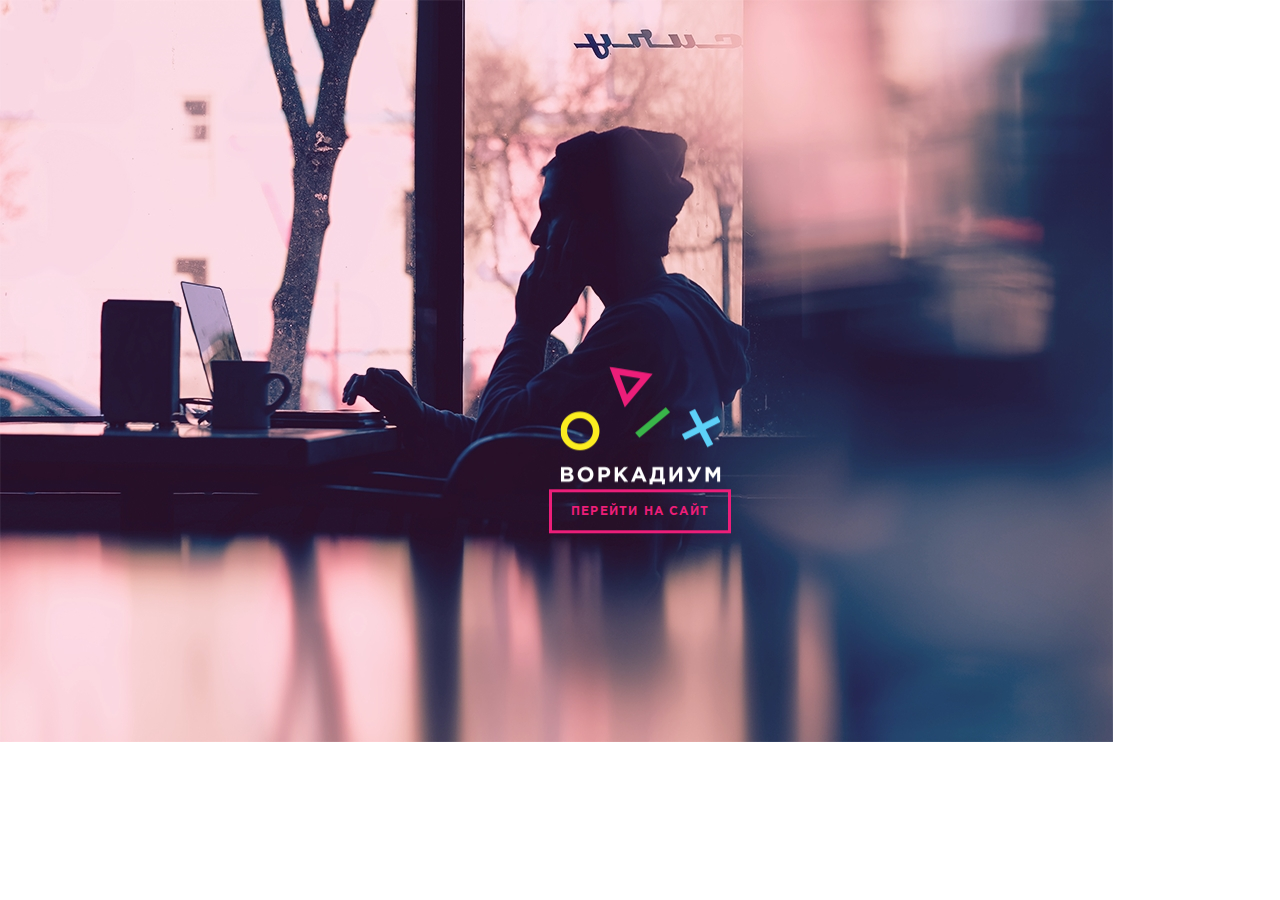
<file: index.html>
<!DOCTYPE html>
<html lang="en">

<head>
  <meta charset="UTF-8">
  <meta name="viewport" content="width=1100, initial-scale=1.0">
  <meta http-equiv="X-UA-Compatible" content="ie=edge">
  <link rel="stylesheet" href="style/style.css">
  <link rel="stylesheet" href="https://cdnjs.cloudflare.com/ajax/libs/animate.css/3.7.0/animate.min.css">

  <title>Воркадиум - Коворкинг твоей мечты</title>
</head>

<body>
  <div class="wrapper">
    <div class="intro">
      <img src="img/bg.jpg" alt="Коворкинг твоей мечты" class="background">
      <div class="intro__logo animated zoomIn delay-1s">
        <img src="img/logo.png" class="intro__pic" alt="Коворкинг твоей мечты">
        <a href="news.html" class="content__link">
          Перейти на сайт
        </a>
      </div>
    </div>

  </div>
</body>

</html>
</file>
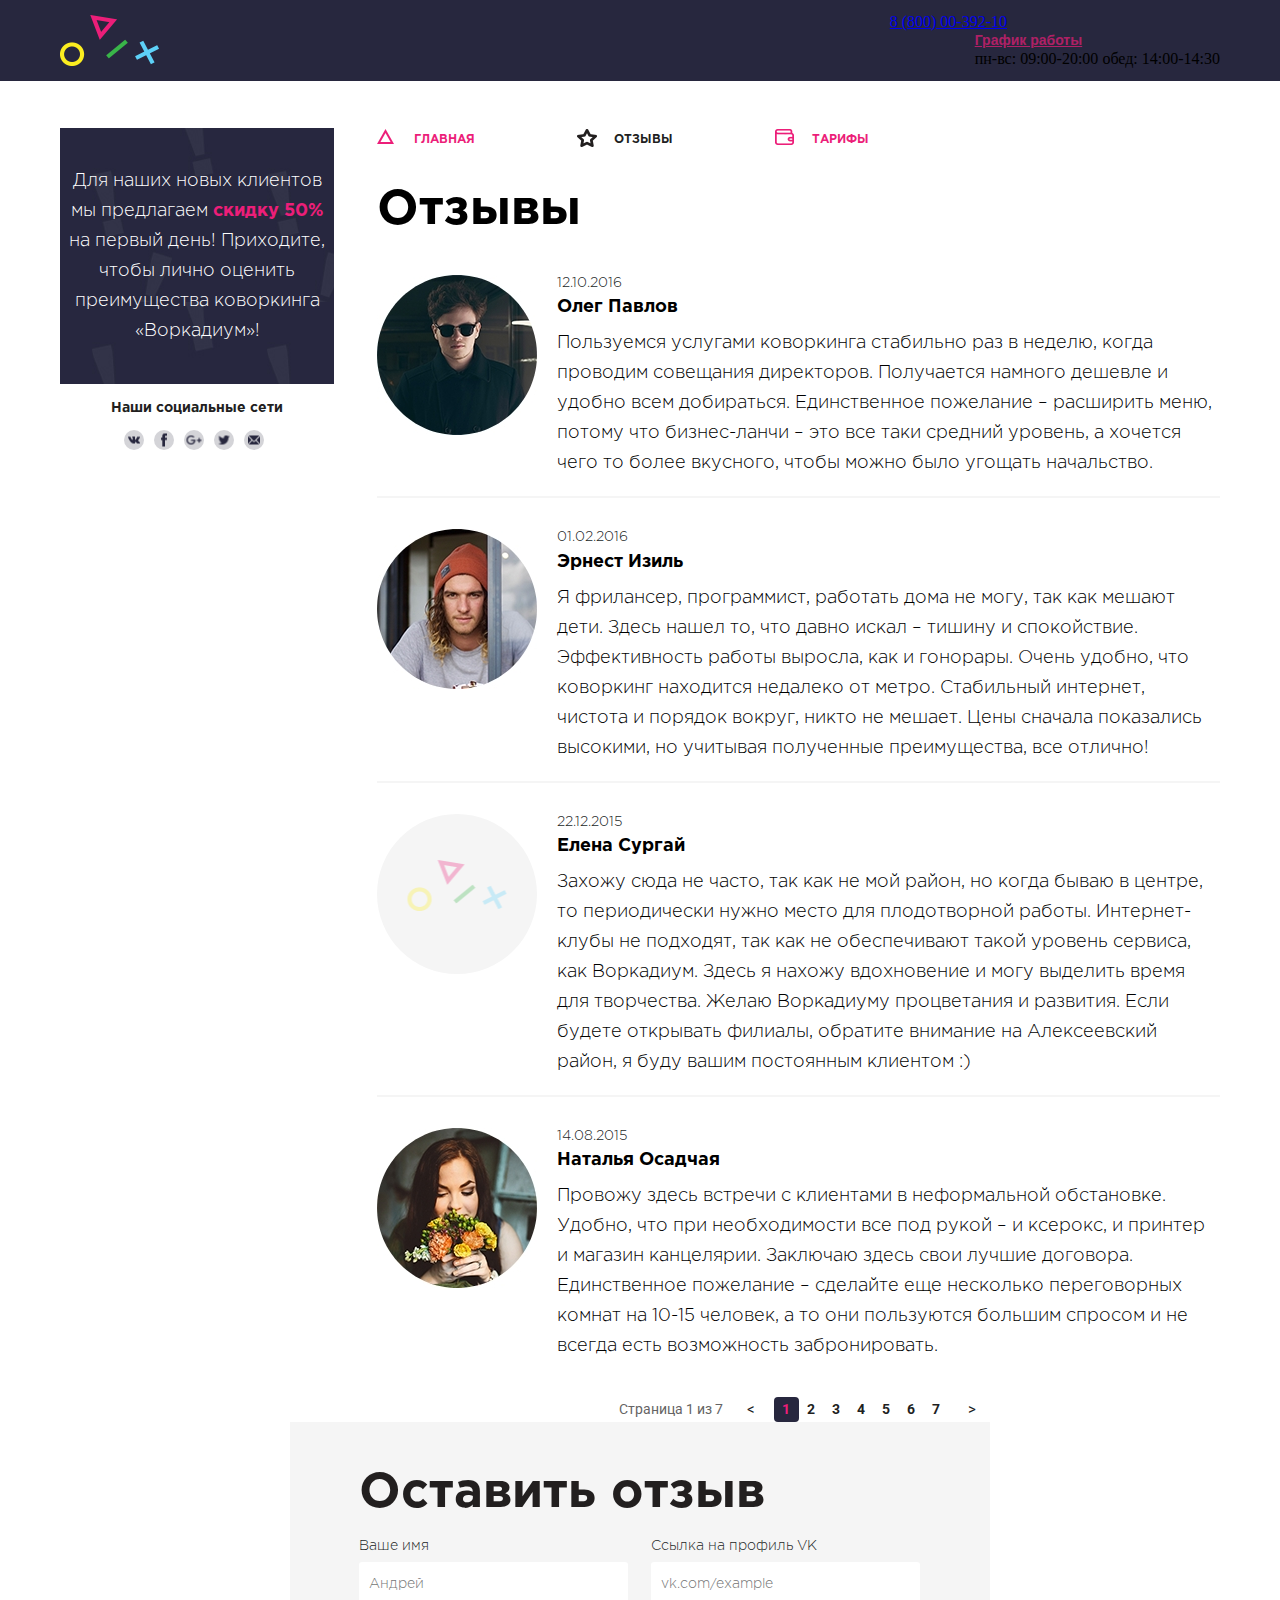
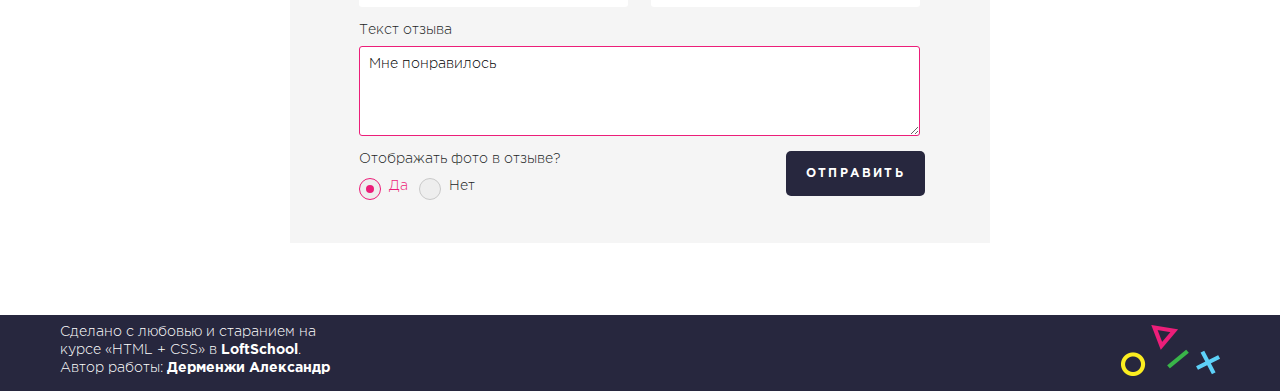
<file: comments.html>
<!DOCTYPE html>
<html lang="ru">

<head>
  <meta charset="UTF-8">
  <meta name="viewport" content="width=1100, initial-scale=1.0">
  <meta http-equiv="X-UA-Compatible" content="ie=edge">
  <link href="https://fonts.googleapis.com/css?family=Roboto:300,400,700&amp;subset=cyrillic" rel="stylesheet">
  <link href="https://fonts.googleapis.com/css?family=Open+Sans:400,700&amp;subset=cyrillic" rel="stylesheet">
  <link rel="stylesheet" href="style/style.css">
  <title>Воркадиум - Коворкинг твоей мечты</title>
</head>

<body>
  <div class="wrapper">
    <div class="wrapper__content">
      <header class="header header--comments">
        <div class="header__top container ">
          <div class="header__top-logo logo">
            <a href="news.html" class="logo__link">
              <img src="img/logo-fig.png" alt="Коворкинг твоей мечты" class="logo__img">
            </a>
          </div>
          <div class="header__contacts">
            <div class="header__contacts-link">
              <a href="tel:8 (800) 00-392-10" class="header__phone">
                8 (800) 00-392-10
              </a>
            </div>
            <div class="header-schedule">
              <a href="#" class="header__link">График работы</a>
              <div class="header__dropdown">
                <span class="header__dropdown-weekdays">пн-вс: 09:00-20:00</span>
                <span class="header__dropdown-lunch">обед: 14:00-14:30</span>
              </div>
            </div>
          </div>
        </div>
      </header>

      <div class="main container">
        <aside class="aside__content">
          <div class="advert">
            <p class="advert__text">
              Для наших новых клиентов мы предлагаем
              <span class="advert__discount">скидку 50%</span> на первый день!
              Приходите, чтобы лично оценить преимущества коворкинга «Воркадиум»!
            </p>
          </div>
          <div class="footer__social footer__item">
            <div class="footer__social-text">
              Наши социальные сети
            </div>
            <ul class="footer__social-list">
              <li class="footer__social-item">
                <a href="#" class="footer__social-link">
                  <img src="img/vk.png" alt="social" class="footer__social-icon">
                </a>
              </li>
              <li class="footer__social-item">
                <a href="#" class="footer__social-link">
                  <img src="img/fb.png" alt="social" class="footer__social-icon">
                </a>
              </li>
              <li class="footer__social-item">
                <a href="#" class="footer__social-link">
                  <img src="img/google.png" alt="social" class="footer__social-icon">
                </a>
              </li>
              <li class="footer__social-item">
                <a href="#" class="footer__social-link">
                  <img src="img/twitter.png" alt="social" class="footer__social-icon">
                </a>
              </li>
              <li class="footer__social-item">
                <a href="#" class="footer__social-link">
                  <img src="img/mail.png" alt="social" class="footer__social-icon">
                </a>
              </li>
            </ul>
          </div>
        </aside>
        <div class="content">
          <nav class="menu menu__comments">
            <ul class="menu__nav">
              <li class="menu__item">
                <a class="menu__link menu__link--main menu__link--pink menu__link--mainpage" href="news.html">
                  Главная
                </a>
              </li>
              <li class="menu__item">
                <a class="menu__link menu__link--commentspage menu__activepage"  href="comments.html">
                  Отзывы
                </a>
              </li>
              <li class="menu__item">
                <a class="menu__link menu__link--pricespage menu__link--pink" href="prices.html">
                  Тарифы
                </a>
              </li>
            </ul>
          </nav>
          <section class="comments">
            <h1 class="title">Отзывы</h1>
            <div class="comments__item">
              <div class="comments__img">
                <img src="img/comment_icon1.jpg" class="comments__pic" alt="Олег Павлов">
              </div>
              <div class="comments__description">
                <div class="comments__date">
                  12.10.2016
                </div>
                <div class="comments__title">
                  Олег Павлов
                </div>
                <div class="comments__content">
                  Пользуемся услугами коворкинга стабильно раз в неделю, когда
                  проводим совещания директоров. Получается намного дешевле и
                  удобно всем добираться. Единственное пожелание – расширить
                  меню, потому что бизнес-ланчи – это все таки средний уровень,
                  а хочется чего то более вкусного, чтобы можно было угощать
                  начальство.
                </div>
              </div>
            </div>
            <div class="comments__item">
              <div class="comments__img">
                <img src="img/comment_icon2.jpg" alt="">
              </div>
              <div class="comments__description">
                <div class="comments__date">
                  01.02.2016
                </div>
                <div class="comments__title">
                  Эрнест Изиль
                </div>
                <div class="comments__content">
                  Я фрилансер, программист, работать дома не могу, так как
                  мешают дети. Здесь нашел то, что давно искал – тишину и
                  спокойствие. Эффективность работы выросла, как и гонорары.
                  Очень удобно, что коворкинг находится недалеко от метро.
                  Стабильный интернет, чистота и порядок вокруг, никто не мешает.
                  Цены сначала показались высокими, но учитывая полученные
                  преимущества, все отлично!
                </div>
              </div>
            </div>
            <div class="comments__item">
              <div class="comments__img comments__img--empty">
                <img src="img/comment_icon0.png" class="comments__icon--empty" alt="">
              </div>
              <div class="comments__description">
                <div class="comments__date">
                  22.12.2015
                </div>
                <div class="comments__title">
                  Елена Сургай
                </div>
                <div class="comments__content">
                  Захожу сюда не часто, так как не мой район, но когда
                  бываю в центре, то периодически нужно место для
                  плодотворной работы. Интернет-клубы не подходят, так
                  как не обеспечивают такой уровень сервиса, как Воркадиум.
                  Здесь я нахожу вдохновение и могу выделить время для
                  творчества. Желаю Воркадиуму процветания и развития.
                  Если будете открывать филиалы, обратите внимание на
                  Алексеевский район, я буду вашим постоянным клиентом :)
                </div>
              </div>
            </div>
            <div class="comments__item">
              <div class="comments__img">
                <img src="img/comment_icon3.jpg" alt="">
              </div>
              <div class="comments__description">
                <div class="comments__date">
                  14.08.2015
                </div>
                <div class="comments__title">
                  Наталья Осадчая
                </div>
                <div class="comments__content">
                  Провожу здесь встречи с клиентами в неформальной обстановке.
                  Удобно, что при необходимости все под рукой – и ксерокс, и
                  принтер и магазин канцелярии. Заключаю здесь свои лучшие
                  договора. Единственное пожелание – сделайте еще несколько
                  переговорных комнат на 10-15 человек, а то они пользуются
                  большим спросом и не всегда есть возможность забронировать.
                </div>
              </div>
            </div>
          </section>
          <section class="pager">
            <div class="pager__description">
              Страница 1 из 7
            </div>
            <div class="pager__array-prev">
              <a href="#" class="pager__array-link">
                &lt;
              </a>
            </div>
            <ul class="pager__list">
              <li class="pager__list-item ">
                <a href="#" class="pager__link pager__link--active">1</a>
              </li>
              <li class="pager__list-item">
                <a href="#" class="pager__link">2</a>
              </li>
              <li class="pager__list-item">
                <a href="#" class="pager__link">3</a>
              </li>
              <li class="pager__list-item">
                <a href="#" class="pager__link">4</a>
              </li>
              <li class="pager__list-item">
                <a href="#" class="pager__link">5</a>
              </li>
              <li class="pager__list-item">
                <a href="#" class="pager__link">6</a>
              </li>
              <li class="pager__list-item">
                <a href="#" class="pager__link">7</a>
              </li>
            </ul>
            <div class="pager__array-next">
              <a href="#" class="pager__array-link">&gt;</a>
            </div>
          </section>
        </div>
      </div>


      <div class="form container">
        <div class="form__title">
          Оставить отзыв
        </div>
        <form action="#" method="#" enctype="#" autocomplete="on">
          <div class="input">
            <div class="input__name">
              <p class="input__description">Ваше имя</p>
              <input type="text" placeholder="Андрей" class="input__text">
            </div>
            <div class="input_profile">
              <p class="input__description">Ссылка на профиль VK</p>
              <input type="text" placeholder="vk.com/example" class="input__text">
            </div>
          </div>
          <p class="input__description">Текст отзыва</p>
          <div class="form__textarea">
            <textarea name="comments__area" id="" cols="66" rows="4" class="form__text">Мне понравилось</textarea>
          </div>
          <div class="radio">
            <p class="radio__description">
              Отображать фото в отзыве?
            </p>
            <label class="radio__container">
              <input type="radio" name="radio" class="radio__standart" checked="checked">
              <span class="checkmark"></span><span class="answer">Да</span>
            </label>
            <label class="radio__container">
              <input type="radio" name="radio" class="radio__standart">
              <span class="checkmark"></span> <span class="answer">Нет</span>
            </label>
            <label class="radio__container">
          </div>
          <a href="" class="form__link">
            <div class="button">
              Отправить
            </div>
          </a>
        </form>
      </div>

    </div> <!-- end of sticky footer -->
    <footer class="footer">
      <div class="footer__content container">
        <div class="footer__item footer__creator">
          <p class="footer-text">
            Сделано с любовью и старанием
            на курсе «HTML + CSS» в <strong class="footer_strong">LoftSchool</strong>.
            Автор работы: <strong class="footer__strong">Дерменжи Александр</strong>
          </p>
        </div>
        <div class="footer__item footer__logo">
          <a href="news.html">
            <img src="img/logo-fig.png" alt="Коворкинг твоей мечты">
          </a>
        </div>
      </div>
    </footer>
  </div>
  </div>

</body>

</html>
</file>
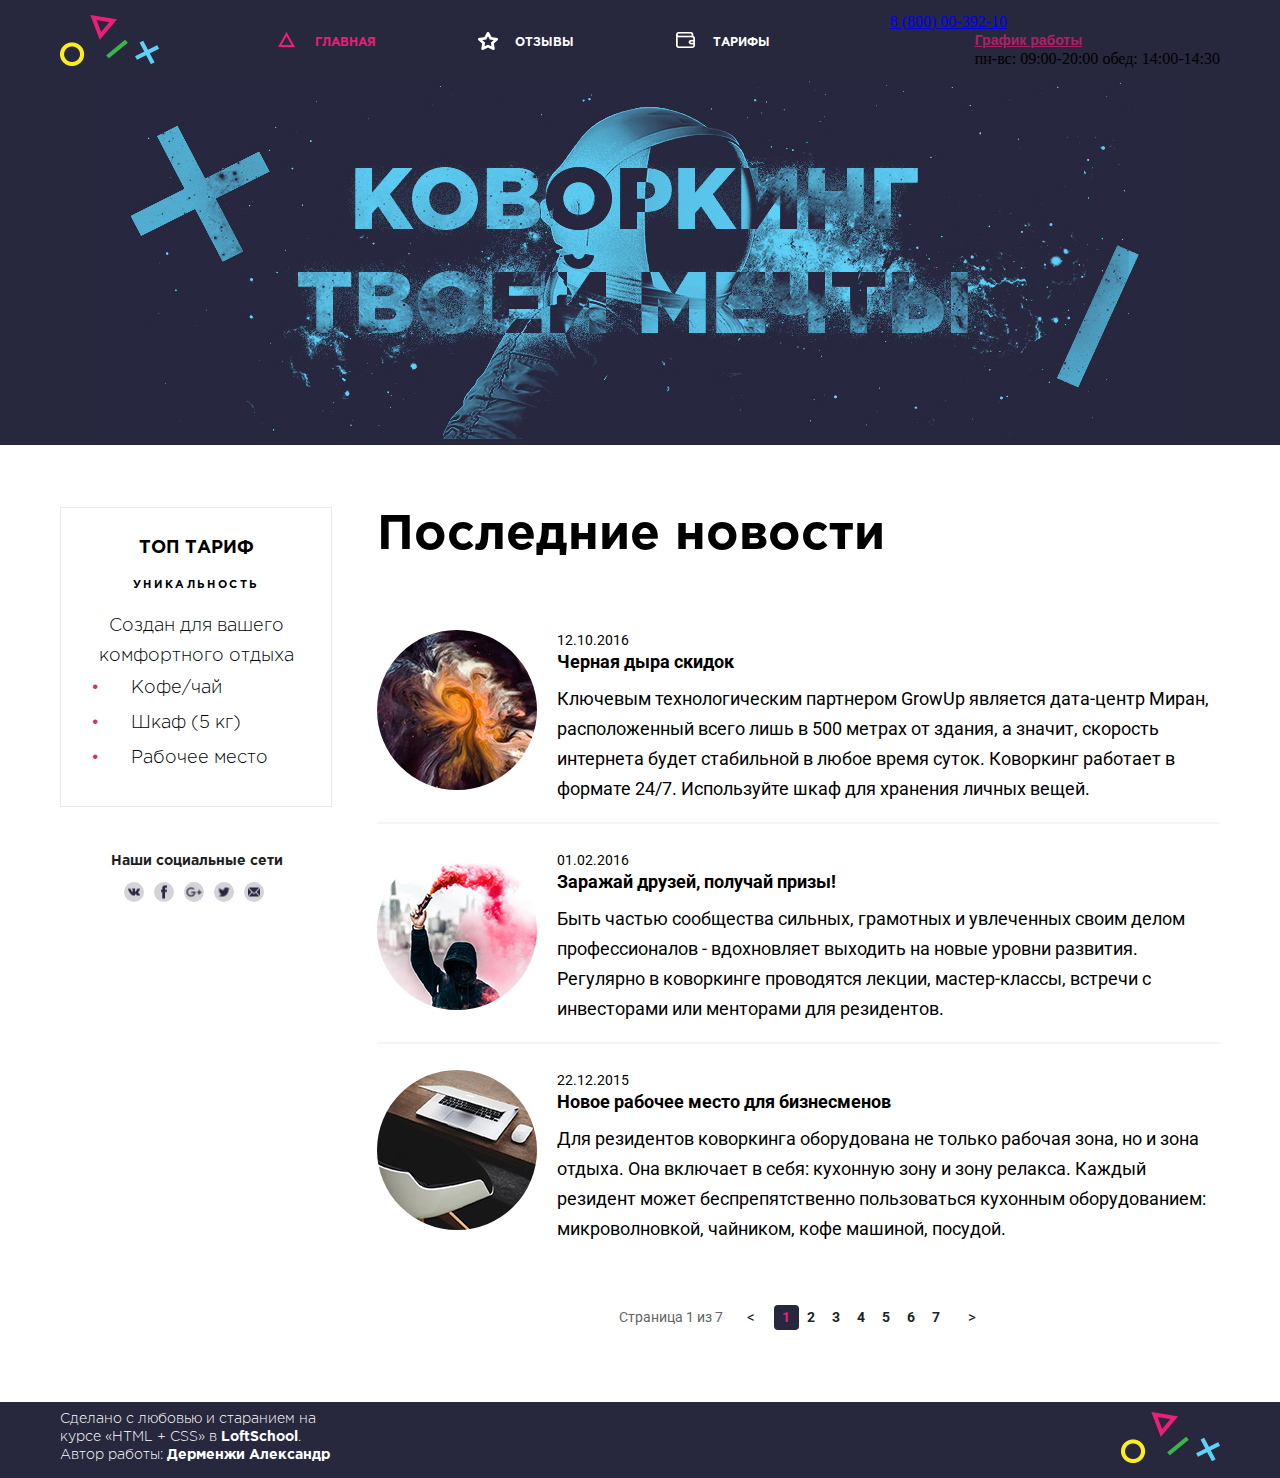
<file: news.html>
<!DOCTYPE html>
<html lang="ru">

<head>
  <meta charset="UTF-8">
  <meta name="viewport" content="width=1100, initial-scale=1.0">
  <meta http-equiv="X-UA-Compatible" content="ie=edge">
  <link href="https://fonts.googleapis.com/css?family=Roboto:300,400,700&amp;subset=cyrillic" rel="stylesheet">
  <link href="https://fonts.googleapis.com/css?family=Open+Sans:400,700&amp;subset=cyrillic" rel="stylesheet">
  <link rel="stylesheet" href="style/style.css">

  <title>Воркадиум - Коворкинг твоей мечты</title>
</head>

<body>
  <div class="wrapper">
    <div class="wrapper__content">
      <header class="header">
        <div class="header__top container ">
          <div class="header__top-logo logo">
            <a href="news.html" class="logo__link">
              <img src="img/logo-fig.png" alt="Коворкинг твоей мечты" class="logo__img">
            </a>
          </div>
          <nav class="menu">
            <ul class="menu__nav">
              <li class="menu__item">
                <a class="menu__link menu__link--main menu__link--active" href="news.html">
                  Главная
                </a>
              </li>
              <li class="menu__item">
                <a class="menu__link menu__link--comments" href="comments.html">
                  Отзывы
                </a>
              </li>
              <li class="menu__item">
                <a class="menu__link menu__link--prices" href="prices.html">
                  Тарифы
                </a>
              </li>
            </ul>
          </nav>
          <div class="header__contacts">
            <div class="header__contacts-link">
              <a href="tel:8 (800) 00-392-10" class="header__phone">
                8 (800) 00-392-10
              </a>
            </div>
            <div class="header-schedule">
              <a href="#" class="header__link">График работы</a>
              <div class="header__dropdown">
                <span class="header__dropdown-weekdays">пн-вс: 09:00-20:00</span>
                <span class="header__dropdown-lunch">обед: 14:00-14:30</span>
              </div>
            </div>
          </div>
        </div>
        <div class="header__banner">
          <img src="img/banner.jpg" alt="Коворскинг твоей мечты" class="header__banner-img" role="presentation">
        </div>
      </header>

      <div class="main container">
        <aside class="aside__content">
          <div class="features__item">
            <div class="features__title">Топ тариф</div>
            <div class="features__item-title">Уникальность</div>
            <div class="features__item-description">
              Создан для вашего комфортного отдыха
            </div>
            <ul class="features__item-list">
              <li class="list-element">Кофe/чай</li>
              <li class="list-element">Шкаф (5 кг)</li>
              <li class="list-element">Рабочее место</li>
            </ul>
          </div>
          <div class="footer__social footer__item">
            <div class="footer__social-text">
              Наши социальные сети
            </div>
            <ul class="footer__social-list">
              <li class="footer__social-item">
                <a href="#" class="footer__social-link">
                  <img src="img/vk.png" alt="social" class="footer__social-icon">
                </a>
              </li>
              <li class="footer__social-item">
                <a href="#" class="footer__social-link">
                  <img src="img/fb.png" alt="social" class="footer__social-icon">
                </a>
              </li>
              <li class="footer__social-item">
                <a href="#" class="footer__social-link">
                  <img src="img/google.png" alt="social" class="footer__social-icon">
                </a>
              </li>
              <li class="footer__social-item">
                <a href="#" class="footer__social-link">
                  <img src="img/twitter.png" alt="social" class="footer__social-icon">
                </a>
              </li>
              <li class="footer__social-item">
                <a href="#" class="footer__social-link">
                  <img src="img/mail.png" alt="social" class="footer__social-icon">
                </a>
              </li>
            </ul>
          </div>
        </aside>

        
        <div class="content">
          
          <section class="news">
            <h2 class="title">
              Последние новости
            </h2>
            <div class="news__item">
              <div class="news__item-img">
                <img src="img/layer-6.jpg" alt="" class="news__icon">
              </div>
              <div class="news__item-description">
                <div class="news__item-date">
                  12.10.2016
                </div>
                <div class="news__item-title">
                  Черная дыра скидок
                </div>
                <div class="news__item-content">
                  Ключевым технологическим партнером GrowUp является дата-центр Миран, расположенный всего лишь в 500
                  метрах от здания, а значит, скорость интернета будет стабильной в любое время суток. Коворкинг
                  работает
                  в формате 24/7. Используйте шкаф для хранения личных вещей.
                </div>
              </div>
            </div>
            <div class="news__item">
              <div class="news__item-img">
                <img src="img/layer-7.jpg" alt="" class="news__icon">
              </div>
              <div class="news__item-description">
                <div class="news__item-date">
                  01.02.2016
                </div>
                <div class="news__item-title">
                  Заражай друзей, получай призы!
                </div>
                <div class="news__item-content">
                  Быть частью сообщества сильных, грамотных и увлеченных своим делом профессионалов - вдохновляет
                  выходить на новые уровни развития. Регулярно в коворкинге проводятся лекции, мастер-классы, встречи
                  с инвесторами или менторами для резидентов.
                </div>
              </div>
            </div>
            <div class="news__item">
              <div class="news__item-img">
                <img src="img/layer-9.jpg" alt="" class="news__icon">
              </div>
              <div class="news__item-description">
                <div class="news__item-date">
                  22.12.2015
                </div>
                <div class="news__item-title">
                  Новое рабочее место для бизнесменов
                </div>
                <div class="news__item-content">
                  Для резидентов коворкинга оборудована не только рабочая зона, но и зона отдыха. Она включает в
                  себя: кухонную зону и зону релакса.
                  Каждый резидент может беспрепятственно пользоваться кухонным оборудованием: микроволновкой,
                  чайником, кофе машиной, посудой.
                </div>
              </div>
            </div>
          </section>
          <section class="pager">
            <div class="pager__description">
              Страница 1 из 7
            </div>
            <div class="pager__array-prev">
              <a href="#" class="pager__array-link">
                &lt;
              </a>
            </div>
            <ul class="pager__list">
              <li class="pager__list-item ">
                <a href="#" class="pager__link pager__link--active">1</a>
              </li>
              <li class="pager__list-item">
                <a href="#" class="pager__link">2</a>
              </li>
              <li class="pager__list-item">
                <a href="#" class="pager__link">3</a>
              </li>
              <li class="pager__list-item">
                <a href="#" class="pager__link">4</a>
              </li>
              <li class="pager__list-item">
                <a href="#" class="pager__link">5</a>
              </li>
              <li class="pager__list-item">
                <a href="#" class="pager__link">6</a>
              </li>
              <li class="pager__list-item">
                <a href="#" class="pager__link">7</a>
              </li>
            </ul>
            <div class="pager__array-next">
              <a href="#" class="pager__array-link">&gt;</a>
            </div>
          </section>
        </div>
      </div>

      <footer class="footer">
        <div class="footer__content container">
          <div class="footer__item footer__creator">
            <p class="footer-text">
              Сделано с любовью и старанием
              на курсе «HTML + CSS» в <strong class="footer_strong">LoftSchool</strong>.
              Автор работы: <strong class="footer__strong">Дерменжи Александр</strong>
            </p>
          </div>
          <div class="footer__item footer__logo">
            <a href="news.html">
              <img src="img/logo-fig.png" alt="Коворкинг твоей мечты">
            </a>
          </div>
        </div>
      </footer>
    </div>
  </div>
</body>

</html>
</file>
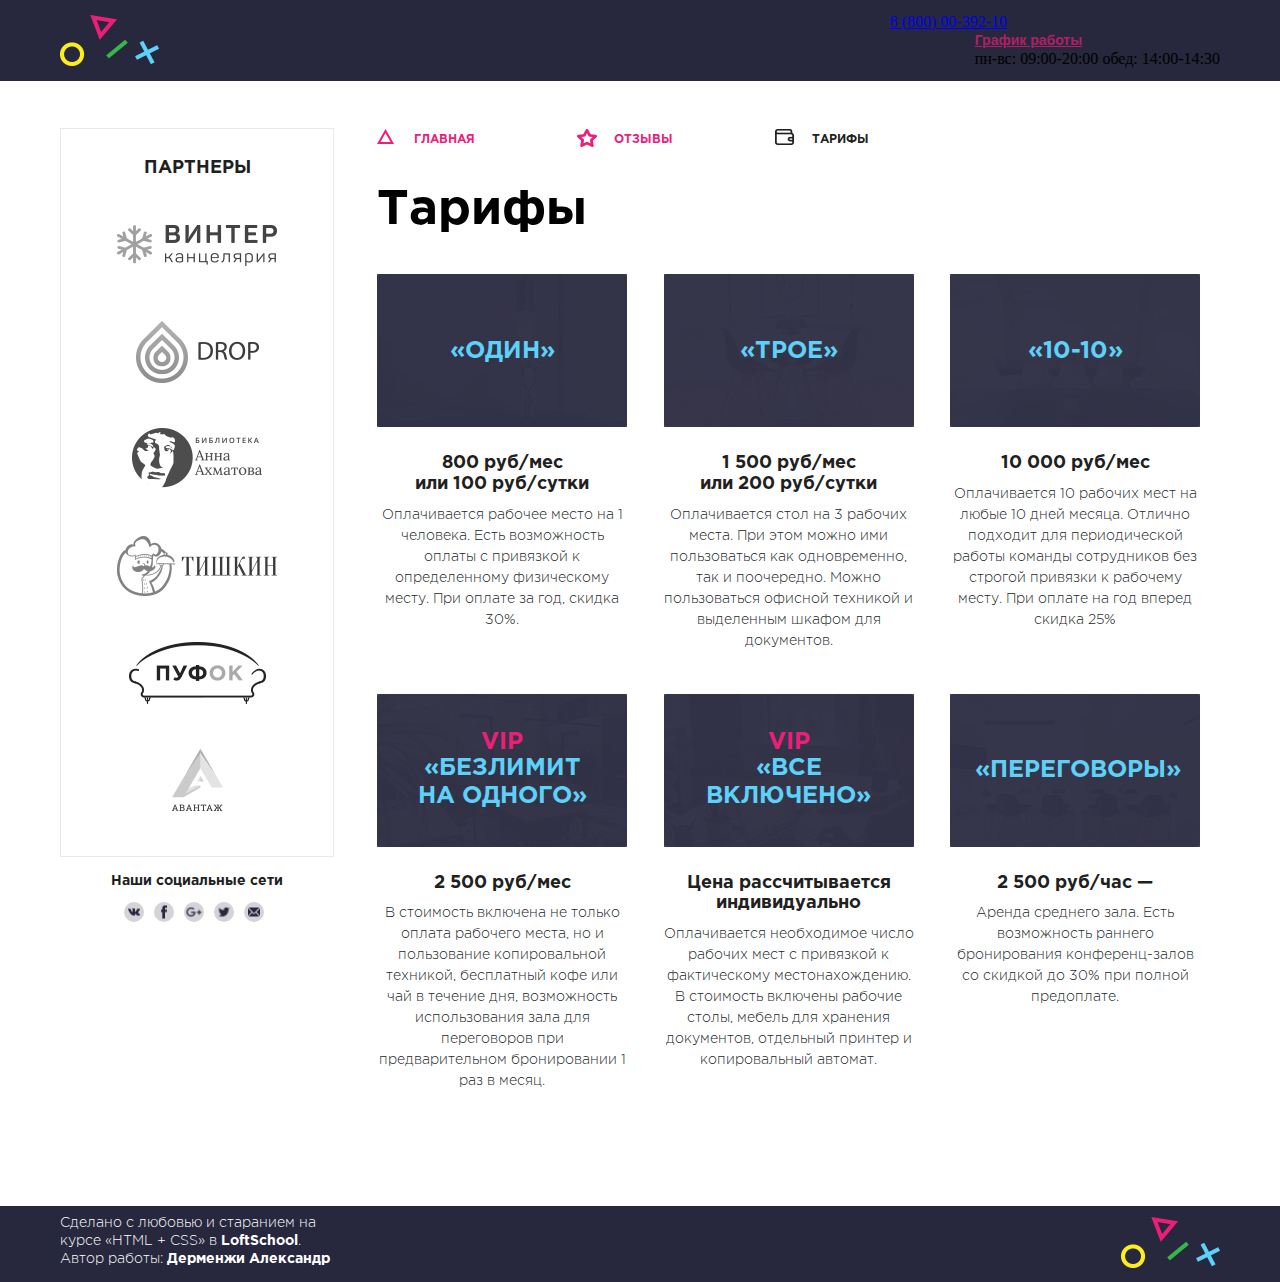
<file: prices.html>
<!DOCTYPE html>
<html lang="ru">

<head>
  <meta charset="UTF-8">
  <meta name="viewport" content="width=1100, initial-scale=1.0">
  <meta http-equiv="X-UA-Compatible" content="ie=edge">
  <link href="https://fonts.googleapis.com/css?family=Roboto:300,400,700&amp;subset=cyrillic" rel="stylesheet">
  <link href="https://fonts.googleapis.com/css?family=Open+Sans:400,700&amp;subset=cyrillic" rel="stylesheet">
  <link rel="stylesheet" href="style/style.css">
  <title>Коворкинг твоей мечты</title>
</head>

<body>
  <div class="wrapper">
    <div class="wrapper__content">
      <header class="header header--comments">
        <div class="header__top container ">
          <div class="header__top-logo logo">
            <a href="news.html" class="logo__link">
              <img src="img/logo-fig.png" alt="Коворкинг твоей мечты" class="logo__img">
            </a>
          </div>
          <div class="header__contacts">
            <div class="header__contacts-link">
              <a href="tel:8 (800) 00-392-10" class="header__phone">
                8 (800) 00-392-10
              </a>
            </div>
            <div class="header-schedule">
              <a href="#" class="header__link">График работы</a>
              <div class="header__dropdown">
                <span class="header__dropdown-weekdays">пн-вс: 09:00-20:00</span>
                <span class="header__dropdown-lunch">обед: 14:00-14:30</span>
              </div>
            </div>
          </div>
        </div>
      </header>

      <div class="main container">
        <aside class="aside__content">
          <div class="partners__content">
            <div class="partners__title">
              Партнеры
            </div>
            <ul class="partners__list">
              <li class="partners__item">
                <a href="#" class="partners__img">
                  <img src="img/prices__img/logo-1.png" class="partners__pic" alt="Винтер канцелярия">
                </a>
              </li>
              <li class="partners__item">
                <a href="#" class="partners__img">
                  <img src="img/prices__img/logo-2.png" class="partners__pic" alt="Drop">
                </a>
              </li>
              <li class="partners__item">
                <a href="#" class="partners__img">
                  <img src="img/prices__img/logo-3.png" class="partners__pic" alt="Библитека Анна Ахматова">
                </a>
              </li>
              <li class="partners__item">
                <a href="#" class="partners__img">
                  <img src="img/prices__img/logo-4.png" class="partners__pic" alt="Тишкин">
                </a>
              </li>
              <li class="partners__item">
                <a href="#" class="partners__img">
                  <img src="img/prices__img/logo-5.png" class="partners__pic" alt="Пуфок">
                </a>
              </li>
              <li class="partners__item">
                <a href="#" class="partners__img">
                  <img src="img/prices__img/logo-6.png" class="partners__pic" alt="Авантаж">
                </a>
              </li>

            </ul>

          </div>
          <div class="footer__social footer__item">
              <div class="footer__social-text">
                Наши социальные сети
              </div>
              <ul class="footer__social-list">
                <li class="footer__social-item">
                  <a href="#" class="footer__social-link">
                    <img src="img/vk.png" alt="social" class="footer__social-icon">
                  </a>
                </li>
                <li class="footer__social-item">
                  <a href="#" class="footer__social-link">
                    <img src="img/fb.png" alt="social" class="footer__social-icon">
                  </a>
                </li>
                <li class="footer__social-item">
                  <a href="#" class="footer__social-link">
                    <img src="img/google.png" alt="social" class="footer__social-icon">
                  </a>
                </li>
                <li class="footer__social-item">
                  <a href="#" class="footer__social-link">
                    <img src="img/twitter.png" alt="social" class="footer__social-icon">
                  </a>
                </li>
                <li class="footer__social-item">
                  <a href="#" class="footer__social-link">
                    <img src="img/mail.png" alt="social" class="footer__social-icon">
                  </a>
                </li>
              </ul>
            </div>
        </aside>
        <div class="content">
          <nav class="menu menu__prices">
            <ul class="menu__nav">
              <li class="menu__item">
                <a class="menu__link menu__link--main menu__link--pink menu__link--mainpage" href="news.html">
                  Главная
                </a>
              </li>
              <li class="menu__item">
                <a class="menu__link menu__link--commentspage menu__link--pink" href="comments.html">
                  Отзывы
                </a>
              </li>
              <li class="menu__item">
                <a class="menu__link menu__link--pricespage menu__activepage" href="prices.html">
                  Тарифы
                </a>
              </li>
            </ul>
          </nav>
          <section class="prices">
            <h1 class="title prices__title">Тарифы</h1>
            <div class="prices__content">
              <div class="prices__block">
                <div class="prices__block-img">
                  <img src="img/prices__img/one.jpg" alt="Тариф «ОДИН»" class="prices__pic">
                  <span class=" prices__block-title">«ОДИН»</span>
                </div>
                <div class="prices__block-description">
                  <div class="prices__description-value">
                    800 руб/мес<br> или 100 руб/сутки
                  </div>
                  <div class="prices__description-text">
                    Оплачивается рабочее место на 1 человека. Есть возможность оплаты с привязкой к определенному
                    физическому месту. При оплате за год, скидка 30%.
                  </div>
                </div>
              </div>
              <div class="prices__block">
                <div class="prices__block-img">
                  <img src="img/prices__img/three.jpg" alt="Тариф «Трое»" class="prices__pic">
                  <span class="prices__block-title">«Трое»</span>
                </div>
                <div class="prices__block-description">
                  <div class="prices__description-value">
                    1 500 руб/мес<br> или 200 руб/сутки
                  </div>
                  <div class="prices__description-text">
                    Оплачивается стол на 3 рабочих места. При этом можно ими пользоваться как одновременно, так и
                    поочередно. Можно пользоваться офисной техникой и выделенным шкафом для документов.
                  </div>
                </div>
              </div>
              <div class="prices__block">
                <div class="prices__block-img">
                  <img src="img/prices__img/ten.jpg" alt="Тариф «10-10»" class="prices__pic">
                  <span class="prices__block-title">«10-10»</span>
                </div>
                <div class="prices__block-description">
                  <div class="prices__description-value">
                    10 000 руб/мес
                  </div>
                  <div class="prices__description-text">
                    Оплачивается 10 рабочих мест на любые 10 дней месяца. Отлично подходит для периодической работы
                    команды сотрудников без строгой привязки к рабочему месту. При оплате на год вперед скидка 25%
                  </div>
                </div>
              </div>
              <div class="prices__block">
                <div class="prices__block-img">
                  <img src="img/prices__img/unlimit.jpg" alt="VIP «Безлимит на одного»" class="prices__pic">
                  <div class="prices__block-title">
                    <span class="prices__title-vip">VIP</span>
                    <span>«Безлимит на одного»</span>
                  </div>
                </div>
                <div class="prices__block-description">
                  <div class="prices__description-value">
                    2 500 руб/мес
                  </div>
                  <div class="prices__description-text">
                    В стоимость включена не только оплата рабочего места, но и пользование копировальной техникой,
                    бесплатный кофе или чай в течение дня, возможность использования зала для переговоров при
                    предварительном бронировании 1 раз в месяц.
                  </div>
                </div>
              </div>
              <div class="prices__block">
                <div class="prices__block-img">
                  <img src="img/prices__img/allinclusive.jpg" alt="VIP «Безлимит на одного»" class="prices__pic">
                  <span class="prices__block-title">
                    <span class="prices__title-vip">VIP</span> «Все<br> включено»</span>
                </div>
                <div class="prices__block-description">
                  <div class="prices__description-value">
                    Цена рассчитывается индивидуально
                  </div>
                  <div class="prices__description-text">
                    Оплачивается необходимое число рабочих мест с привязкой к фактическому местонахождению.
                    В стоимость включены рабочие столы, мебель для хранения документов, отдельный принтер
                    и копировальный автомат.
                  </div>
                </div>
              </div>
              <div class="prices__block">
                <div class="prices__block-img">
                  <img src="img/prices__img/negotiations.jpg" alt="«Переговоры»" class="prices__pic">
                  <span class="prices__block-title">«Переговоры»</span>
                </div>
                <div class="prices__block-description">
                  <div class="prices__description-value">
                    2 500 руб/час —
                  </div>
                  <div class="prices__description-text">
                    Аренда среднего зала. Есть возможность раннего бронирования конференц-залов
                    со скидкой до 30% при полной предоплате.
                  </div>
                </div>
              </div>
            </div>
          </section>

        </div>
      </div>
    </div> <!-- end of sticky footer -->
    <footer class="footer">
        <div class="footer__content container">
          <div class="footer__item footer__creator">
            <p class="footer-text">
              Сделано с любовью и старанием
              на курсе «HTML + CSS» в <strong class="footer_strong">LoftSchool</strong>.
              Автор работы: <strong class="footer__strong">Дерменжи Александр</strong>
            </p>
          </div>
          <div class="footer__item footer__logo">
            <a href="news.html">
              <img src="img/logo-fig.png" alt="Коворкинг твоей мечты">
            </a>
          </div>
        </div>
      </footer>
  </div>
  </div>

</body>

</html>
</file>
<file: style/style.css>
@import url(./layout/fonts.css);
@import url(./layout/normalize.css);
@import url(./layout/base.css);

@import url(./blocks/header.css);
@import url(./blocks/main.css);
@import url(./blocks/menu.css);
@import url(./blocks/features.css);
@import url(./blocks/news.css);
@import url(./blocks/pager.css);
@import url(./blocks/footer.css);
@import url(./blocks/breadcrumbs.css);
@import url(./blocks/comments.css);
@import url(./blocks/advert.css);
@import url(./blocks/form.css);
@import url(./blocks/prices.css);
@import url(./blocks/intro.css);
</file>
